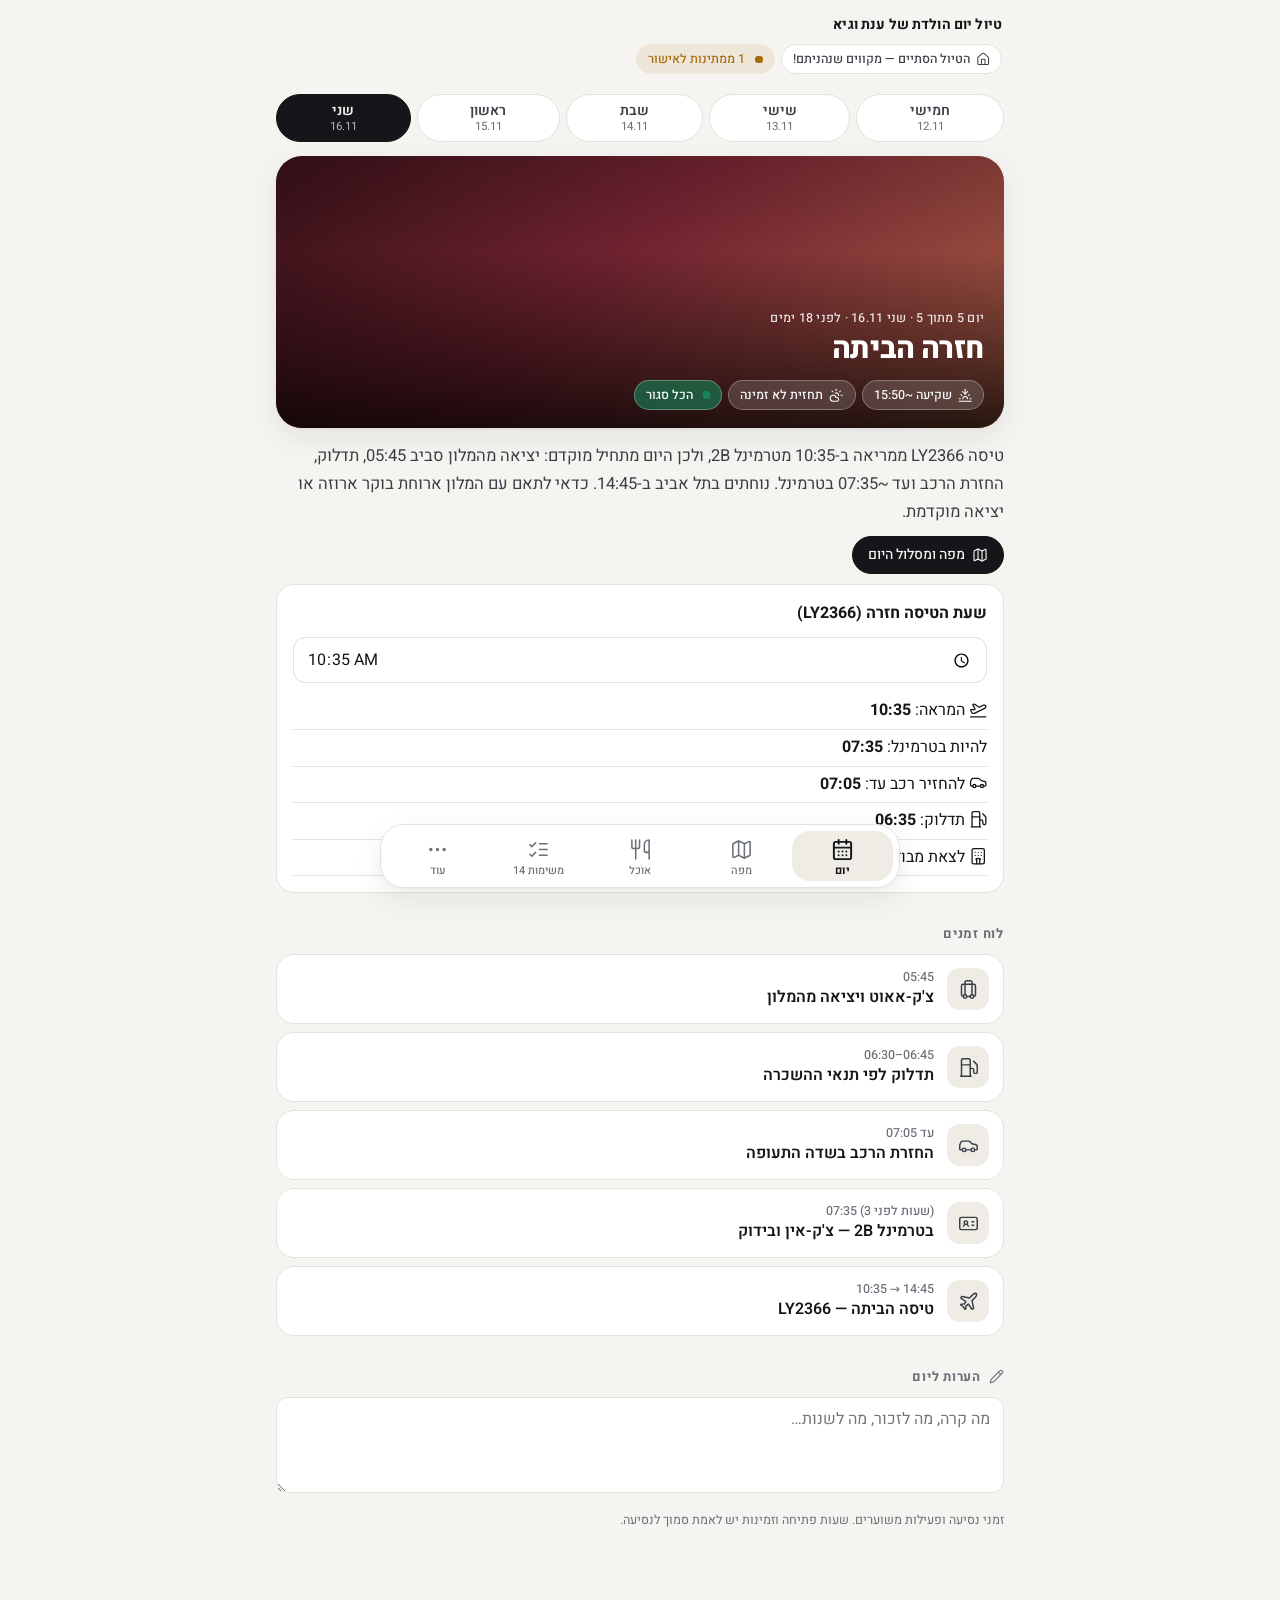
<file: index.html>
<!doctype html>
<html lang="he" dir="rtl">
<head>
<meta charset="utf-8">
<meta name="viewport" content="width=device-width,initial-scale=1,viewport-fit=cover">
<title>טיול יום הולדת של ענת וגיא</title>
<meta name="description" content="12 עד 16 בנובמבר 2026 · אגר ובודפשט">
<meta property="og:type" content="website">
<meta property="og:title" content="טיול יום הולדת של ענת וגיא">
<meta property="og:description" content="12 עד 16 בנובמבר 2026 · אגר ובודפשט · לו״ז, הזמנות ומסעדות">
<meta property="og:url" content="https://edenguy.github.io/hungary-trip-2026/">
<meta property="og:image" content="https://edenguy.github.io/hungary-trip-2026/og-image.png">
<meta property="og:image:width" content="1200">
<meta property="og:image:height" content="1200">
<meta name="twitter:card" content="summary_large_image">
<meta name="twitter:image" content="https://edenguy.github.io/hungary-trip-2026/og-image.png">
<link rel="apple-touch-icon" href="apple-touch-icon.png">
<meta name="theme-color" content="#14161a">
<link rel="manifest" href="manifest.webmanifest">
<link rel="icon" type="image/svg+xml" href="icon.svg">
<link rel="icon" type="image/png" sizes="32x32" href="favicon-32.png">
<link rel="preconnect" href="https://fonts.googleapis.com">
<link rel="preconnect" href="https://fonts.gstatic.com" crossorigin>
<link href="https://fonts.googleapis.com/css2?family=Heebo:wght@400;500;600;700;800&display=swap" rel="stylesheet">
<link rel="stylesheet" href="vendor/leaflet.css">
<link rel="stylesheet" href="style.css?v=20261114203219">
</head>
<body>
<svg width="0" height="0" style="position:absolute" aria-hidden="true"><defs><symbol id="i-plane" viewBox="0 0 24 24"><path d="M17.8 19.2 16 11l3.5-3.5C21 6 21.5 4 21 3c-1-.5-3 0-4.5 1.5L13 8 4.8 6.2c-.5-.1-.9.1-1.1.5l-.3.5c-.2.5-.1 1 .3 1.3L9 12l-2 3H4l-1 1 3 2 2 3 1-1v-3l3-2 3.5 5.3c.3.4.8.5 1.3.3l.5-.2c.4-.3.6-.7.5-1.2z" /></symbol><symbol id="i-car" viewBox="0 0 24 24"><path d="M19 17h2c.6 0 1-.4 1-1v-3c0-.9-.7-1.7-1.5-1.9C18.7 10.6 16 10 16 10s-1.3-1.4-2.2-2.3c-.5-.4-1.1-.7-1.8-.7H5c-.6 0-1.1.4-1.4.9l-1.4 2.9A3.7 3.7 0 0 0 2 12v4c0 .6.4 1 1 1h2" />
  <circle cx="7" cy="17" r="2" />
  <path d="M9 17h6" />
  <circle cx="17" cy="17" r="2" /></symbol><symbol id="i-map-pin" viewBox="0 0 24 24"><path d="M20 10c0 4.993-5.539 10.193-7.399 11.799a1 1 0 0 1-1.202 0C9.539 20.193 4 14.993 4 10a8 8 0 0 1 16 0" />
  <circle cx="12" cy="10" r="3" /></symbol><symbol id="i-utensils" viewBox="0 0 24 24"><path d="M3 2v7c0 1.1.9 2 2 2h4a2 2 0 0 0 2-2V2" />
  <path d="M7 2v20" />
  <path d="M21 15V2a5 5 0 0 0-5 5v6c0 1.1.9 2 2 2h3Zm0 0v7" /></symbol><symbol id="i-castle" viewBox="0 0 24 24"><path d="M22 20v-9H2v9a2 2 0 0 0 2 2h16a2 2 0 0 0 2-2Z" />
  <path d="M18 11V4H6v7" />
  <path d="M15 22v-4a3 3 0 0 0-3-3a3 3 0 0 0-3 3v4" />
  <path d="M22 11V9" />
  <path d="M2 11V9" />
  <path d="M6 4V2" />
  <path d="M18 4V2" />
  <path d="M10 4V2" />
  <path d="M14 4V2" /></symbol><symbol id="i-landmark" viewBox="0 0 24 24"><line x1="3" x2="21" y1="22" y2="22" />
  <line x1="6" x2="6" y1="18" y2="11" />
  <line x1="10" x2="10" y1="18" y2="11" />
  <line x1="14" x2="14" y1="18" y2="11" />
  <line x1="18" x2="18" y1="18" y2="11" />
  <polygon points="12 2 20 7 4 7" /></symbol><symbol id="i-hotel" viewBox="0 0 24 24"><path d="M10 22v-6.57" />
  <path d="M12 11h.01" />
  <path d="M12 7h.01" />
  <path d="M14 15.43V22" />
  <path d="M15 16a5 5 0 0 0-6 0" />
  <path d="M16 11h.01" />
  <path d="M16 7h.01" />
  <path d="M8 11h.01" />
  <path d="M8 7h.01" />
  <rect x="4" y="2" width="16" height="20" rx="2" /></symbol><symbol id="i-waves" viewBox="0 0 24 24"><path d="M2 6c.6.5 1.2 1 2.5 1C7 7 7 5 9.5 5c2.6 0 2.4 2 5 2 2.5 0 2.5-2 5-2 1.3 0 1.9.5 2.5 1" />
  <path d="M2 12c.6.5 1.2 1 2.5 1 2.5 0 2.5-2 5-2 2.6 0 2.4 2 5 2 2.5 0 2.5-2 5-2 1.3 0 1.9.5 2.5 1" />
  <path d="M2 18c.6.5 1.2 1 2.5 1 2.5 0 2.5-2 5-2 2.6 0 2.4 2 5 2 2.5 0 2.5-2 5-2 1.3 0 1.9.5 2.5 1" /></symbol><symbol id="i-mountain" viewBox="0 0 24 24"><path d="m8 3 4 8 5-5 5 15H2L8 3z" /></symbol><symbol id="i-trees" viewBox="0 0 24 24"><path d="M10 10v.2A3 3 0 0 1 8.9 16H5a3 3 0 0 1-1-5.8V10a3 3 0 0 1 6 0Z" />
  <path d="M7 16v6" />
  <path d="M13 19v3" />
  <path d="M12 19h8.3a1 1 0 0 0 .7-1.7L18 14h.3a1 1 0 0 0 .7-1.7L16 9h.2a1 1 0 0 0 .8-1.7L13 3l-1.4 1.5" /></symbol><symbol id="i-tree-pine" viewBox="0 0 24 24"><path d="m17 14 3 3.3a1 1 0 0 1-.7 1.7H4.7a1 1 0 0 1-.7-1.7L7 14h-.3a1 1 0 0 1-.7-1.7L9 9h-.2A1 1 0 0 1 8 7.3L12 3l4 4.3a1 1 0 0 1-.8 1.7H15l3 3.3a1 1 0 0 1-.7 1.7H17Z" />
  <path d="M12 22v-3" /></symbol><symbol id="i-church" viewBox="0 0 24 24"><path d="M10 9h4" />
  <path d="M12 7v5" />
  <path d="M14 22v-4a2 2 0 0 0-4 0v4" />
  <path d="M18 22V5.618a1 1 0 0 0-.553-.894l-4.553-2.277a2 2 0 0 0-1.788 0L6.553 4.724A1 1 0 0 0 6 5.618V22" />
  <path d="m18 7 3.447 1.724a1 1 0 0 1 .553.894V20a2 2 0 0 1-2 2H4a2 2 0 0 1-2-2V9.618a1 1 0 0 1 .553-.894L6 7" /></symbol><symbol id="i-sparkles" viewBox="0 0 24 24"><path d="M9.937 15.5A2 2 0 0 0 8.5 14.063l-6.135-1.582a.5.5 0 0 1 0-.962L8.5 9.936A2 2 0 0 0 9.937 8.5l1.582-6.135a.5.5 0 0 1 .963 0L14.063 8.5A2 2 0 0 0 15.5 9.937l6.135 1.581a.5.5 0 0 1 0 .964L15.5 14.063a2 2 0 0 0-1.437 1.437l-1.582 6.135a.5.5 0 0 1-.963 0z" />
  <path d="M20 3v4" />
  <path d="M22 5h-4" />
  <path d="M4 17v2" />
  <path d="M5 18H3" /></symbol><symbol id="i-moon" viewBox="0 0 24 24"><path d="M12 3a6 6 0 0 0 9 9 9 9 0 1 1-9-9Z" /></symbol><symbol id="i-sun" viewBox="0 0 24 24"><circle cx="12" cy="12" r="4" />
  <path d="M12 2v2" />
  <path d="M12 20v2" />
  <path d="m4.93 4.93 1.41 1.41" />
  <path d="m17.66 17.66 1.41 1.41" />
  <path d="M2 12h2" />
  <path d="M20 12h2" />
  <path d="m6.34 17.66-1.41 1.41" />
  <path d="m19.07 4.93-1.41 1.41" /></symbol><symbol id="i-cloud" viewBox="0 0 24 24"><path d="M17.5 19H9a7 7 0 1 1 6.71-9h1.79a4.5 4.5 0 1 1 0 9Z" /></symbol><symbol id="i-cloud-sun" viewBox="0 0 24 24"><path d="M12 2v2" />
  <path d="m4.93 4.93 1.41 1.41" />
  <path d="M20 12h2" />
  <path d="m19.07 4.93-1.41 1.41" />
  <path d="M15.947 12.65a4 4 0 0 0-5.925-4.128" />
  <path d="M13 22H7a5 5 0 1 1 4.9-6H13a3 3 0 0 1 0 6Z" /></symbol><symbol id="i-cloud-fog" viewBox="0 0 24 24"><path d="M4 14.899A7 7 0 1 1 15.71 8h1.79a4.5 4.5 0 0 1 2.5 8.242" />
  <path d="M16 17H7" />
  <path d="M17 21H9" /></symbol><symbol id="i-cloud-rain" viewBox="0 0 24 24"><path d="M4 14.899A7 7 0 1 1 15.71 8h1.79a4.5 4.5 0 0 1 2.5 8.242" />
  <path d="M16 14v6" />
  <path d="M8 14v6" />
  <path d="M12 16v6" /></symbol><symbol id="i-cloud-sun-rain" viewBox="0 0 24 24"><path d="M12 2v2" />
  <path d="m4.93 4.93 1.41 1.41" />
  <path d="M20 12h2" />
  <path d="m19.07 4.93-1.41 1.41" />
  <path d="M15.947 12.65a4 4 0 0 0-5.925-4.128" />
  <path d="M3 20a5 5 0 1 1 8.9-4H13a3 3 0 0 1 2 5.24" />
  <path d="M11 20v2" />
  <path d="M7 19v2" /></symbol><symbol id="i-snowflake" viewBox="0 0 24 24"><line x1="2" x2="22" y1="12" y2="12" />
  <line x1="12" x2="12" y1="2" y2="22" />
  <path d="m20 16-4-4 4-4" />
  <path d="m4 8 4 4-4 4" />
  <path d="m16 4-4 4-4-4" />
  <path d="m8 20 4-4 4 4" /></symbol><symbol id="i-calendar" viewBox="0 0 24 24"><path d="M8 2v4" />
  <path d="M16 2v4" />
  <rect width="18" height="18" x="3" y="4" rx="2" />
  <path d="M3 10h18" /></symbol><symbol id="i-calendar-days" viewBox="0 0 24 24"><path d="M8 2v4" />
  <path d="M16 2v4" />
  <rect width="18" height="18" x="3" y="4" rx="2" />
  <path d="M3 10h18" />
  <path d="M8 14h.01" />
  <path d="M12 14h.01" />
  <path d="M16 14h.01" />
  <path d="M8 18h.01" />
  <path d="M12 18h.01" />
  <path d="M16 18h.01" /></symbol><symbol id="i-map" viewBox="0 0 24 24"><path d="M14.106 5.553a2 2 0 0 0 1.788 0l3.659-1.83A1 1 0 0 1 21 4.619v12.764a1 1 0 0 1-.553.894l-4.553 2.277a2 2 0 0 1-1.788 0l-4.212-2.106a2 2 0 0 0-1.788 0l-3.659 1.83A1 1 0 0 1 3 19.381V6.618a1 1 0 0 1 .553-.894l4.553-2.277a2 2 0 0 1 1.788 0z" />
  <path d="M15 5.764v15" />
  <path d="M9 3.236v15" /></symbol><symbol id="i-list-checks" viewBox="0 0 24 24"><path d="m3 17 2 2 4-4" />
  <path d="m3 7 2 2 4-4" />
  <path d="M13 6h8" />
  <path d="M13 12h8" />
  <path d="M13 18h8" /></symbol><symbol id="i-ellipsis" viewBox="0 0 24 24"><circle cx="12" cy="12" r="1" />
  <circle cx="19" cy="12" r="1" />
  <circle cx="5" cy="12" r="1" /></symbol><symbol id="i-thumbs-up" viewBox="0 0 24 24"><path d="M7 10v12" />
  <path d="M15 5.88 14 10h5.83a2 2 0 0 1 1.92 2.56l-2.33 8A2 2 0 0 1 17.5 22H4a2 2 0 0 1-2-2v-8a2 2 0 0 1 2-2h2.76a2 2 0 0 0 1.79-1.11L12 2a3.13 3.13 0 0 1 3 3.88Z" /></symbol><symbol id="i-ban" viewBox="0 0 24 24"><circle cx="12" cy="12" r="10" />
  <path d="m4.9 4.9 14.2 14.2" /></symbol><symbol id="i-phone" viewBox="0 0 24 24"><path d="M22 16.92v3a2 2 0 0 1-2.18 2 19.79 19.79 0 0 1-8.63-3.07 19.5 19.5 0 0 1-6-6 19.79 19.79 0 0 1-3.07-8.67A2 2 0 0 1 4.11 2h3a2 2 0 0 1 2 1.72 12.84 12.84 0 0 0 .7 2.81 2 2 0 0 1-.45 2.11L8.09 9.91a16 16 0 0 0 6 6l1.27-1.27a2 2 0 0 1 2.11-.45 12.84 12.84 0 0 0 2.81.7A2 2 0 0 1 22 16.92z" /></symbol><symbol id="i-mail" viewBox="0 0 24 24"><rect width="20" height="16" x="2" y="4" rx="2" />
  <path d="m22 7-8.97 5.7a1.94 1.94 0 0 1-2.06 0L2 7" /></symbol><symbol id="i-globe" viewBox="0 0 24 24"><circle cx="12" cy="12" r="10" />
  <path d="M12 2a14.5 14.5 0 0 0 0 20 14.5 14.5 0 0 0 0-20" />
  <path d="M2 12h20" /></symbol><symbol id="i-navigation" viewBox="0 0 24 24"><polygon points="3 11 22 2 13 21 11 13 3 11" /></symbol><symbol id="i-route" viewBox="0 0 24 24"><circle cx="6" cy="19" r="3" />
  <path d="M9 19h8.5a3.5 3.5 0 0 0 0-7h-11a3.5 3.5 0 0 1 0-7H15" />
  <circle cx="18" cy="5" r="3" /></symbol><symbol id="i-footprints" viewBox="0 0 24 24"><path d="M4 16v-2.38C4 11.5 2.97 10.5 3 8c.03-2.72 1.49-6 4.5-6C9.37 2 10 3.8 10 5.5c0 3.11-2 5.66-2 8.68V16a2 2 0 1 1-4 0Z" />
  <path d="M20 20v-2.38c0-2.12 1.03-3.12 1-5.62-.03-2.72-1.49-6-4.5-6C14.63 6 14 7.8 14 9.5c0 3.11 2 5.66 2 8.68V20a2 2 0 1 0 4 0Z" />
  <path d="M16 17h4" />
  <path d="M4 13h4" /></symbol><symbol id="i-clock" viewBox="0 0 24 24"><circle cx="12" cy="12" r="10" />
  <polyline points="12 6 12 12 16 14" /></symbol><symbol id="i-camera" viewBox="0 0 24 24"><path d="M14.5 4h-5L7 7H4a2 2 0 0 0-2 2v9a2 2 0 0 0 2 2h16a2 2 0 0 0 2-2V9a2 2 0 0 0-2-2h-3l-2.5-3z" />
  <circle cx="12" cy="13" r="3" /></symbol><symbol id="i-image" viewBox="0 0 24 24"><rect width="18" height="18" x="3" y="3" rx="2" ry="2" />
  <circle cx="9" cy="9" r="2" />
  <path d="m21 15-3.086-3.086a2 2 0 0 0-2.828 0L6 21" /></symbol><symbol id="i-share-2" viewBox="0 0 24 24"><circle cx="18" cy="5" r="3" />
  <circle cx="6" cy="12" r="3" />
  <circle cx="18" cy="19" r="3" />
  <line x1="8.59" x2="15.42" y1="13.51" y2="17.49" />
  <line x1="15.41" x2="8.59" y1="6.51" y2="10.49" /></symbol><symbol id="i-download" viewBox="0 0 24 24"><path d="M21 15v4a2 2 0 0 1-2 2H5a2 2 0 0 1-2-2v-4" />
  <polyline points="7 10 12 15 17 10" />
  <line x1="12" x2="12" y1="15" y2="3" /></symbol><symbol id="i-refresh-cw" viewBox="0 0 24 24"><path d="M3 12a9 9 0 0 1 9-9 9.75 9.75 0 0 1 6.74 2.74L21 8" />
  <path d="M21 3v5h-5" />
  <path d="M21 12a9 9 0 0 1-9 9 9.75 9.75 0 0 1-6.74-2.74L3 16" />
  <path d="M8 16H3v5" /></symbol><symbol id="i-x" viewBox="0 0 24 24"><path d="M18 6 6 18" />
  <path d="m6 6 12 12" /></symbol><symbol id="i-chevron-down" viewBox="0 0 24 24"><path d="m6 9 6 6 6-6" /></symbol><symbol id="i-sunset" viewBox="0 0 24 24"><path d="M12 10V2" />
  <path d="m4.93 10.93 1.41 1.41" />
  <path d="M2 18h2" />
  <path d="M20 18h2" />
  <path d="m19.07 10.93-1.41 1.41" />
  <path d="M22 22H2" />
  <path d="m16 6-4 4-4-4" />
  <path d="M16 18a4 4 0 0 0-8 0" /></symbol><symbol id="i-thermometer" viewBox="0 0 24 24"><path d="M14 4v10.54a4 4 0 1 1-4 0V4a2 2 0 0 1 4 0Z" /></symbol><symbol id="i-coffee" viewBox="0 0 24 24"><path d="M10 2v2" />
  <path d="M14 2v2" />
  <path d="M16 8a1 1 0 0 1 1 1v8a4 4 0 0 1-4 4H7a4 4 0 0 1-4-4V9a1 1 0 0 1 1-1h14a4 4 0 1 1 0 8h-1" />
  <path d="M6 2v2" /></symbol><symbol id="i-wine" viewBox="0 0 24 24"><path d="M8 22h8" />
  <path d="M7 10h10" />
  <path d="M12 15v7" />
  <path d="M12 15a5 5 0 0 0 5-5c0-2-.5-4-2-8H9c-1.5 4-2 6-2 8a5 5 0 0 0 5 5Z" /></symbol><symbol id="i-beef" viewBox="0 0 24 24"><circle cx="12.5" cy="8.5" r="2.5" />
  <path d="M12.5 2a6.5 6.5 0 0 0-6.22 4.6c-1.1 3.13-.78 3.9-3.18 6.08A3 3 0 0 0 5 18c4 0 8.4-1.8 11.4-4.3A6.5 6.5 0 0 0 12.5 2Z" />
  <path d="m18.5 6 2.19 4.5a6.48 6.48 0 0 1 .31 2 6.49 6.49 0 0 1-2.6 5.2C15.4 20.2 11 22 7 22a3 3 0 0 1-2.68-1.66L2.4 16.5" /></symbol><symbol id="i-flame" viewBox="0 0 24 24"><path d="M8.5 14.5A2.5 2.5 0 0 0 11 12c0-1.38-.5-2-1-3-1.072-2.143-.224-4.054 2-6 .5 2.5 2 4.9 4 6.5 2 1.6 3 3.5 3 5.5a7 7 0 1 1-14 0c0-1.153.433-2.294 1-3a2.5 2.5 0 0 0 2.5 2.5z" /></symbol><symbol id="i-fuel" viewBox="0 0 24 24"><line x1="3" x2="15" y1="22" y2="22" />
  <line x1="4" x2="14" y1="9" y2="9" />
  <path d="M14 22V4a2 2 0 0 0-2-2H6a2 2 0 0 0-2 2v18" />
  <path d="M14 13h2a2 2 0 0 1 2 2v2a2 2 0 0 0 2 2a2 2 0 0 0 2-2V9.83a2 2 0 0 0-.59-1.42L18 5" /></symbol><symbol id="i-key" viewBox="0 0 24 24"><path d="m15.5 7.5 2.3 2.3a1 1 0 0 0 1.4 0l2.1-2.1a1 1 0 0 0 0-1.4L19 4" />
  <path d="m21 2-9.6 9.6" />
  <circle cx="7.5" cy="15.5" r="5.5" /></symbol><symbol id="i-plus" viewBox="0 0 24 24"><path d="M5 12h14" />
  <path d="M12 5v14" /></symbol><symbol id="i-search" viewBox="0 0 24 24"><circle cx="11" cy="11" r="8" />
  <path d="m21 21-4.3-4.3" /></symbol><symbol id="i-info" viewBox="0 0 24 24"><circle cx="12" cy="12" r="10" />
  <path d="M12 16v-4" />
  <path d="M12 8h.01" /></symbol><symbol id="i-triangle-alert" viewBox="0 0 24 24"><path d="m21.73 18-8-14a2 2 0 0 0-3.48 0l-8 14A2 2 0 0 0 4 21h16a2 2 0 0 0 1.73-3" />
  <path d="M12 9v4" />
  <path d="M12 17h.01" /></symbol><symbol id="i-circle-check" viewBox="0 0 24 24"><circle cx="12" cy="12" r="10" />
  <path d="m9 12 2 2 4-4" /></symbol><symbol id="i-house" viewBox="0 0 24 24"><path d="M15 21v-8a1 1 0 0 0-1-1h-4a1 1 0 0 0-1 1v8" />
  <path d="M3 10a2 2 0 0 1 .709-1.528l7-5.999a2 2 0 0 1 2.582 0l7 5.999A2 2 0 0 1 21 10v9a2 2 0 0 1-2 2H5a2 2 0 0 1-2-2z" /></symbol><symbol id="i-bath" viewBox="0 0 24 24"><path d="M10 4 8 6" />
  <path d="M17 19v2" />
  <path d="M2 12h20" />
  <path d="M7 19v2" />
  <path d="M9 5 7.621 3.621A2.121 2.121 0 0 0 4 5v12a2 2 0 0 0 2 2h12a2 2 0 0 0 2-2v-5" /></symbol><symbol id="i-croissant" viewBox="0 0 24 24"><path d="m4.6 13.11 5.79-3.21c1.89-1.05 4.79 1.78 3.71 3.71l-3.22 5.81C8.8 23.16.79 15.23 4.6 13.11Z" />
  <path d="m10.5 9.5-1-2.29C9.2 6.48 8.8 6 8 6H4.5C2.79 6 2 6.5 2 8.5a7.71 7.71 0 0 0 2 4.83" />
  <path d="M8 6c0-1.55.24-4-2-4-2 0-2.5 2.17-2.5 4" />
  <path d="m14.5 13.5 2.29 1c.73.3 1.21.7 1.21 1.5v3.5c0 1.71-.5 2.5-2.5 2.5a7.71 7.71 0 0 1-4.83-2" />
  <path d="M18 16c1.55 0 4-.24 4 2 0 2-2.17 2.5-4 2.5" /></symbol><symbol id="i-luggage" viewBox="0 0 24 24"><path d="M6 20a2 2 0 0 1-2-2V8a2 2 0 0 1 2-2h12a2 2 0 0 1 2 2v10a2 2 0 0 1-2 2" />
  <path d="M8 18V4a2 2 0 0 1 2-2h4a2 2 0 0 1 2 2v14" />
  <path d="M10 20h4" />
  <circle cx="16" cy="20" r="2" />
  <circle cx="8" cy="20" r="2" /></symbol><symbol id="i-id-card" viewBox="0 0 24 24"><path d="M16 10h2" />
  <path d="M16 14h2" />
  <path d="M6.17 15a3 3 0 0 1 5.66 0" />
  <circle cx="9" cy="11" r="2" />
  <rect x="2" y="5" width="20" height="14" rx="2" /></symbol><symbol id="i-check" viewBox="0 0 24 24"><path d="M20 6 9 17l-5-5" /></symbol><symbol id="i-droplets" viewBox="0 0 24 24"><path d="M7 16.3c2.2 0 4-1.83 4-4.05 0-1.16-.57-2.26-1.71-3.19S7.29 6.75 7 5.3c-.29 1.45-1.14 2.84-2.29 3.76S3 11.1 3 12.25c0 2.22 1.8 4.05 4 4.05z" />
  <path d="M12.56 6.6A10.97 10.97 0 0 0 14 3.02c.5 2.5 2 4.9 4 6.5s3 3.5 3 5.5a6.98 6.98 0 0 1-11.91 4.97" /></symbol><symbol id="i-backpack" viewBox="0 0 24 24"><path d="M4 10a4 4 0 0 1 4-4h8a4 4 0 0 1 4 4v10a2 2 0 0 1-2 2H6a2 2 0 0 1-2-2z" />
  <path d="M8 10h8" />
  <path d="M8 18h8" />
  <path d="M8 22v-6a2 2 0 0 1 2-2h4a2 2 0 0 1 2 2v6" />
  <path d="M9 6V4a2 2 0 0 1 2-2h2a2 2 0 0 1 2 2v2" /></symbol><symbol id="i-pencil" viewBox="0 0 24 24"><path d="M21.174 6.812a1 1 0 0 0-3.986-3.987L3.842 16.174a2 2 0 0 0-.5.83l-1.321 4.352a.5.5 0 0 0 .623.622l4.353-1.32a2 2 0 0 0 .83-.497z" />
  <path d="m15 5 4 4" /></symbol><symbol id="i-clipboard-list" viewBox="0 0 24 24"><rect width="8" height="4" x="8" y="2" rx="1" ry="1" />
  <path d="M16 4h2a2 2 0 0 1 2 2v14a2 2 0 0 1-2 2H6a2 2 0 0 1-2-2V6a2 2 0 0 1 2-2h2" />
  <path d="M12 11h4" />
  <path d="M12 16h4" />
  <path d="M8 11h.01" />
  <path d="M8 16h.01" /></symbol><symbol id="i-banknote" viewBox="0 0 24 24"><rect width="20" height="12" x="2" y="6" rx="2" />
  <circle cx="12" cy="12" r="2" />
  <path d="M6 12h.01M18 12h.01" /></symbol><symbol id="i-languages" viewBox="0 0 24 24"><path d="m5 8 6 6" />
  <path d="m4 14 6-6 2-3" />
  <path d="M2 5h12" />
  <path d="M7 2h1" />
  <path d="m22 22-5-10-5 10" />
  <path d="M14 18h6" /></symbol><symbol id="i-scroll-text" viewBox="0 0 24 24"><path d="M15 12h-5" />
  <path d="M15 8h-5" />
  <path d="M19 17V5a2 2 0 0 0-2-2H4" />
  <path d="M8 21h12a2 2 0 0 0 2-2v-1a1 1 0 0 0-1-1H11a1 1 0 0 0-1 1v1a2 2 0 1 1-4 0V5a2 2 0 1 0-4 0v2a1 1 0 0 0 1 1h3" /></symbol><symbol id="i-zap" viewBox="0 0 24 24"><path d="M4 14a1 1 0 0 1-.78-1.63l9.9-10.2a.5.5 0 0 1 .86.46l-1.92 6.02A1 1 0 0 0 13 10h7a1 1 0 0 1 .78 1.63l-9.9 10.2a.5.5 0 0 1-.86-.46l1.92-6.02A1 1 0 0 0 11 14z" /></symbol><symbol id="i-lightbulb" viewBox="0 0 24 24"><path d="M15 14c.2-1 .7-1.7 1.5-2.5 1-.9 1.5-2.2 1.5-3.5A6 6 0 0 0 6 8c0 1 .2 2.2 1.5 3.5.7.7 1.3 1.5 1.5 2.5" />
  <path d="M9 18h6" />
  <path d="M10 22h4" /></symbol><symbol id="i-hourglass" viewBox="0 0 24 24"><path d="M5 22h14" />
  <path d="M5 2h14" />
  <path d="M17 22v-4.172a2 2 0 0 0-.586-1.414L12 12l-4.414 4.414A2 2 0 0 0 7 17.828V22" />
  <path d="M7 2v4.172a2 2 0 0 0 .586 1.414L12 12l4.414-4.414A2 2 0 0 0 17 6.172V2" /></symbol><symbol id="i-party-popper" viewBox="0 0 24 24"><path d="M5.8 11.3 2 22l10.7-3.79" />
  <path d="M4 3h.01" />
  <path d="M22 8h.01" />
  <path d="M15 2h.01" />
  <path d="M22 20h.01" />
  <path d="m22 2-2.24.75a2.9 2.9 0 0 0-1.96 3.12c.1.86-.57 1.63-1.45 1.63h-.38c-.86 0-1.6.6-1.76 1.44L14 10" />
  <path d="m22 13-.82-.33c-.86-.34-1.82.2-1.98 1.11c-.11.7-.72 1.22-1.43 1.22H17" />
  <path d="m11 2 .33.82c.34.86-.2 1.82-1.11 1.98C9.52 4.9 9 5.52 9 6.23V7" />
  <path d="M11 13c1.93 1.93 2.83 4.17 2 5-.83.83-3.07-.07-5-2-1.93-1.93-2.83-4.17-2-5 .83-.83 3.07.07 5 2Z" /></symbol><symbol id="i-grape" viewBox="0 0 24 24"><path d="M22 5V2l-5.89 5.89" />
  <circle cx="16.6" cy="15.89" r="3" />
  <circle cx="8.11" cy="7.4" r="3" />
  <circle cx="12.35" cy="11.65" r="3" />
  <circle cx="13.91" cy="5.85" r="3" />
  <circle cx="18.15" cy="10.09" r="3" />
  <circle cx="6.56" cy="13.2" r="3" />
  <circle cx="10.8" cy="17.44" r="3" />
  <circle cx="5" cy="19" r="3" /></symbol><symbol id="i-save" viewBox="0 0 24 24"><path d="M15.2 3a2 2 0 0 1 1.4.6l3.8 3.8a2 2 0 0 1 .6 1.4V19a2 2 0 0 1-2 2H5a2 2 0 0 1-2-2V5a2 2 0 0 1 2-2z" />
  <path d="M17 21v-7a1 1 0 0 0-1-1H8a1 1 0 0 0-1 1v7" />
  <path d="M7 3v4a1 1 0 0 0 1 1h7" /></symbol><symbol id="i-pin" viewBox="0 0 24 24"><path d="M12 17v5" />
  <path d="M9 10.76a2 2 0 0 1-1.11 1.79l-1.78.9A2 2 0 0 0 5 15.24V16a1 1 0 0 0 1 1h12a1 1 0 0 0 1-1v-.76a2 2 0 0 0-1.11-1.79l-1.78-.9A2 2 0 0 1 15 10.76V7a1 1 0 0 1 1-1 2 2 0 0 0 0-4H8a2 2 0 0 0 0 4 1 1 0 0 1 1 1z" /></symbol><symbol id="i-external-link" viewBox="0 0 24 24"><path d="M15 3h6v6" />
  <path d="M10 14 21 3" />
  <path d="M18 13v6a2 2 0 0 1-2 2H5a2 2 0 0 1-2-2V8a2 2 0 0 1 2-2h6" /></symbol><symbol id="i-locate-fixed" viewBox="0 0 24 24"><line x1="2" x2="5" y1="12" y2="12" />
  <line x1="19" x2="22" y1="12" y2="12" />
  <line x1="12" x2="12" y1="2" y2="5" />
  <line x1="12" x2="12" y1="19" y2="22" />
  <circle cx="12" cy="12" r="7" />
  <circle cx="12" cy="12" r="3" /></symbol><symbol id="i-circle" viewBox="0 0 24 24"><circle cx="12" cy="12" r="10" /></symbol><symbol id="i-bed-double" viewBox="0 0 24 24"><path d="M2 20v-8a2 2 0 0 1 2-2h16a2 2 0 0 1 2 2v8" />
  <path d="M4 10V6a2 2 0 0 1 2-2h12a2 2 0 0 1 2 2v4" />
  <path d="M12 4v6" />
  <path d="M2 18h20" /></symbol><symbol id="i-plane-landing" viewBox="0 0 24 24"><path d="M2 22h20" />
  <path d="M3.77 10.77 2 9l2-4.5 1.1.55c.55.28.9.84.9 1.45s.35 1.17.9 1.45L8 8.5l3-6 1.05.53a2 2 0 0 1 1.09 1.52l.72 5.4a2 2 0 0 0 1.09 1.52l4.4 2.2c.42.22.78.55 1.01.96l.6 1.03c.49.88-.06 1.98-1.06 2.1l-1.18.15c-.47.06-.95-.02-1.37-.24L4.29 11.15a2 2 0 0 1-.52-.38Z" /></symbol><symbol id="i-plane-takeoff" viewBox="0 0 24 24"><path d="M2 22h20" />
  <path d="M6.36 17.4 4 17l-2-4 1.1-.55a2 2 0 0 1 1.8 0l.17.1a2 2 0 0 0 1.8 0L8 12 5 6l.9-.45a2 2 0 0 1 2.09.2l4.02 3a2 2 0 0 0 2.1.2l4.19-2.06a2.41 2.41 0 0 1 1.73-.17L21 7a1.4 1.4 0 0 1 .87 1.99l-.38.76c-.23.46-.6.84-1.07 1.08L7.58 17.2a2 2 0 0 1-1.22.18Z" /></symbol><symbol id="i-car-front" viewBox="0 0 24 24"><path d="m21 8-2 2-1.5-3.7A2 2 0 0 0 15.646 5H8.4a2 2 0 0 0-1.903 1.257L5 10 3 8" />
  <path d="M7 14h.01" />
  <path d="M17 14h.01" />
  <rect width="18" height="8" x="3" y="10" rx="2" />
  <path d="M5 18v2" />
  <path d="M19 18v2" /></symbol><symbol id="i-ticket" viewBox="0 0 24 24"><path d="M2 9a3 3 0 0 1 0 6v2a2 2 0 0 0 2 2h16a2 2 0 0 0 2-2v-2a3 3 0 0 1 0-6V7a2 2 0 0 0-2-2H4a2 2 0 0 0-2 2Z" />
  <path d="M13 5v2" />
  <path d="M13 17v2" />
  <path d="M13 11v2" /></symbol></defs></svg>
<header id="top"></header>
<main id="app"></main>
<nav id="nav"></nav>
<div id="toast"></div>
<script src="vendor/leaflet.js"></script>
<script src="data.js?v=20261114203219"></script>
<script src="mapdata.js?v=20261114203219"></script>
<script src="app.js?v=20261114203219"></script>
</body>
</html>
</file>
<file: vendor/leaflet.css>
/* required styles */

.leaflet-pane,
.leaflet-tile,
.leaflet-marker-icon,
.leaflet-marker-shadow,
.leaflet-tile-container,
.leaflet-pane > svg,
.leaflet-pane > canvas,
.leaflet-zoom-box,
.leaflet-image-layer,
.leaflet-layer {
	position: absolute;
	left: 0;
	top: 0;
	}
.leaflet-container {
	overflow: hidden;
	}
.leaflet-tile,
.leaflet-marker-icon,
.leaflet-marker-shadow {
	-webkit-user-select: none;
	   -moz-user-select: none;
	        user-select: none;
	  -webkit-user-drag: none;
	}
/* Prevents IE11 from highlighting tiles in blue */
.leaflet-tile::selection {
	background: transparent;
}
/* Safari renders non-retina tile on retina better with this, but Chrome is worse */
.leaflet-safari .leaflet-tile {
	image-rendering: -webkit-optimize-contrast;
	}
/* hack that prevents hw layers "stretching" when loading new tiles */
.leaflet-safari .leaflet-tile-container {
	width: 1600px;
	height: 1600px;
	-webkit-transform-origin: 0 0;
	}
.leaflet-marker-icon,
.leaflet-marker-shadow {
	display: block;
	}
/* .leaflet-container svg: reset svg max-width decleration shipped in Joomla! (joomla.org) 3.x */
/* .leaflet-container img: map is broken in FF if you have max-width: 100% on tiles */
.leaflet-container .leaflet-overlay-pane svg {
	max-width: none !important;
	max-height: none !important;
	}
.leaflet-container .leaflet-marker-pane img,
.leaflet-container .leaflet-shadow-pane img,
.leaflet-container .leaflet-tile-pane img,
.leaflet-container img.leaflet-image-layer,
.leaflet-container .leaflet-tile {
	max-width: none !important;
	max-height: none !important;
	width: auto;
	padding: 0;
	}

.leaflet-container img.leaflet-tile {
	/* See: https://bugs.chromium.org/p/chromium/issues/detail?id=600120 */
	mix-blend-mode: plus-lighter;
}

.leaflet-container.leaflet-touch-zoom {
	-ms-touch-action: pan-x pan-y;
	touch-action: pan-x pan-y;
	}
.leaflet-container.leaflet-touch-drag {
	-ms-touch-action: pinch-zoom;
	/* Fallback for FF which doesn't support pinch-zoom */
	touch-action: none;
	touch-action: pinch-zoom;
}
.leaflet-container.leaflet-touch-drag.leaflet-touch-zoom {
	-ms-touch-action: none;
	touch-action: none;
}
.leaflet-container {
	-webkit-tap-highlight-color: transparent;
}
.leaflet-container a {
	-webkit-tap-highlight-color: rgba(51, 181, 229, 0.4);
}
.leaflet-tile {
	filter: inherit;
	visibility: hidden;
	}
.leaflet-tile-loaded {
	visibility: inherit;
	}
.leaflet-zoom-box {
	width: 0;
	height: 0;
	-moz-box-sizing: border-box;
	     box-sizing: border-box;
	z-index: 800;
	}
/* workaround for https://bugzilla.mozilla.org/show_bug.cgi?id=888319 */
.leaflet-overlay-pane svg {
	-moz-user-select: none;
	}

.leaflet-pane         { z-index: 400; }

.leaflet-tile-pane    { z-index: 200; }
.leaflet-overlay-pane { z-index: 400; }
.leaflet-shadow-pane  { z-index: 500; }
.leaflet-marker-pane  { z-index: 600; }
.leaflet-tooltip-pane   { z-index: 650; }
.leaflet-popup-pane   { z-index: 700; }

.leaflet-map-pane canvas { z-index: 100; }
.leaflet-map-pane svg    { z-index: 200; }

.leaflet-vml-shape {
	width: 1px;
	height: 1px;
	}
.lvml {
	behavior: url(#default#VML);
	display: inline-block;
	position: absolute;
	}


/* control positioning */

.leaflet-control {
	position: relative;
	z-index: 800;
	pointer-events: visiblePainted; /* IE 9-10 doesn't have auto */
	pointer-events: auto;
	}
.leaflet-top,
.leaflet-bottom {
	position: absolute;
	z-index: 1000;
	pointer-events: none;
	}
.leaflet-top {
	top: 0;
	}
.leaflet-right {
	right: 0;
	}
.leaflet-bottom {
	bottom: 0;
	}
.leaflet-left {
	left: 0;
	}
.leaflet-control {
	float: left;
	clear: both;
	}
.leaflet-right .leaflet-control {
	float: right;
	}
.leaflet-top .leaflet-control {
	margin-top: 10px;
	}
.leaflet-bottom .leaflet-control {
	margin-bottom: 10px;
	}
.leaflet-left .leaflet-control {
	margin-left: 10px;
	}
.leaflet-right .leaflet-control {
	margin-right: 10px;
	}


/* zoom and fade animations */

.leaflet-fade-anim .leaflet-popup {
	opacity: 0;
	-webkit-transition: opacity 0.2s linear;
	   -moz-transition: opacity 0.2s linear;
	        transition: opacity 0.2s linear;
	}
.leaflet-fade-anim .leaflet-map-pane .leaflet-popup {
	opacity: 1;
	}
.leaflet-zoom-animated {
	-webkit-transform-origin: 0 0;
	    -ms-transform-origin: 0 0;
	        transform-origin: 0 0;
	}
svg.leaflet-zoom-animated {
	will-change: transform;
}

.leaflet-zoom-anim .leaflet-zoom-animated {
	-webkit-transition: -webkit-transform 0.25s cubic-bezier(0,0,0.25,1);
	   -moz-transition:    -moz-transform 0.25s cubic-bezier(0,0,0.25,1);
	        transition:         transform 0.25s cubic-bezier(0,0,0.25,1);
	}
.leaflet-zoom-anim .leaflet-tile,
.leaflet-pan-anim .leaflet-tile {
	-webkit-transition: none;
	   -moz-transition: none;
	        transition: none;
	}

.leaflet-zoom-anim .leaflet-zoom-hide {
	visibility: hidden;
	}


/* cursors */

.leaflet-interactive {
	cursor: pointer;
	}
.leaflet-grab {
	cursor: -webkit-grab;
	cursor:    -moz-grab;
	cursor:         grab;
	}
.leaflet-crosshair,
.leaflet-crosshair .leaflet-interactive {
	cursor: crosshair;
	}
.leaflet-popup-pane,
.leaflet-control {
	cursor: auto;
	}
.leaflet-dragging .leaflet-grab,
.leaflet-dragging .leaflet-grab .leaflet-interactive,
.leaflet-dragging .leaflet-marker-draggable {
	cursor: move;
	cursor: -webkit-grabbing;
	cursor:    -moz-grabbing;
	cursor:         grabbing;
	}

/* marker & overlays interactivity */
.leaflet-marker-icon,
.leaflet-marker-shadow,
.leaflet-image-layer,
.leaflet-pane > svg path,
.leaflet-tile-container {
	pointer-events: none;
	}

.leaflet-marker-icon.leaflet-interactive,
.leaflet-image-layer.leaflet-interactive,
.leaflet-pane > svg path.leaflet-interactive,
svg.leaflet-image-layer.leaflet-interactive path {
	pointer-events: visiblePainted; /* IE 9-10 doesn't have auto */
	pointer-events: auto;
	}

/* visual tweaks */

.leaflet-container {
	background: #ddd;
	outline-offset: 1px;
	}
.leaflet-container a {
	color: #0078A8;
	}
.leaflet-zoom-box {
	border: 2px dotted #38f;
	background: rgba(255,255,255,0.5);
	}


/* general typography */
.leaflet-container {
	font-family: "Helvetica Neue", Arial, Helvetica, sans-serif;
	font-size: 12px;
	font-size: 0.75rem;
	line-height: 1.5;
	}


/* general toolbar styles */

.leaflet-bar {
	box-shadow: 0 1px 5px rgba(0,0,0,0.65);
	border-radius: 4px;
	}
.leaflet-bar a {
	background-color: #fff;
	border-bottom: 1px solid #ccc;
	width: 26px;
	height: 26px;
	line-height: 26px;
	display: block;
	text-align: center;
	text-decoration: none;
	color: black;
	}
.leaflet-bar a,
.leaflet-control-layers-toggle {
	background-position: 50% 50%;
	background-repeat: no-repeat;
	display: block;
	}
.leaflet-bar a:hover,
.leaflet-bar a:focus {
	background-color: #f4f4f4;
	}
.leaflet-bar a:first-child {
	border-top-left-radius: 4px;
	border-top-right-radius: 4px;
	}
.leaflet-bar a:last-child {
	border-bottom-left-radius: 4px;
	border-bottom-right-radius: 4px;
	border-bottom: none;
	}
.leaflet-bar a.leaflet-disabled {
	cursor: default;
	background-color: #f4f4f4;
	color: #bbb;
	}

.leaflet-touch .leaflet-bar a {
	width: 30px;
	height: 30px;
	line-height: 30px;
	}
.leaflet-touch .leaflet-bar a:first-child {
	border-top-left-radius: 2px;
	border-top-right-radius: 2px;
	}
.leaflet-touch .leaflet-bar a:last-child {
	border-bottom-left-radius: 2px;
	border-bottom-right-radius: 2px;
	}

/* zoom control */

.leaflet-control-zoom-in,
.leaflet-control-zoom-out {
	font: bold 18px 'Lucida Console', Monaco, monospace;
	text-indent: 1px;
	}

.leaflet-touch .leaflet-control-zoom-in, .leaflet-touch .leaflet-control-zoom-out  {
	font-size: 22px;
	}


/* layers control */

.leaflet-control-layers {
	box-shadow: 0 1px 5px rgba(0,0,0,0.4);
	background: #fff;
	border-radius: 5px;
	}
.leaflet-control-layers-toggle {
	background-image: url(images/layers.png);
	width: 36px;
	height: 36px;
	}
.leaflet-retina .leaflet-control-layers-toggle {
	background-image: url(images/layers-2x.png);
	background-size: 26px 26px;
	}
.leaflet-touch .leaflet-control-layers-toggle {
	width: 44px;
	height: 44px;
	}
.leaflet-control-layers .leaflet-control-layers-list,
.leaflet-control-layers-expanded .leaflet-control-layers-toggle {
	display: none;
	}
.leaflet-control-layers-expanded .leaflet-control-layers-list {
	display: block;
	position: relative;
	}
.leaflet-control-layers-expanded {
	padding: 6px 10px 6px 6px;
	color: #333;
	background: #fff;
	}
.leaflet-control-layers-scrollbar {
	overflow-y: scroll;
	overflow-x: hidden;
	padding-right: 5px;
	}
.leaflet-control-layers-selector {
	margin-top: 2px;
	position: relative;
	top: 1px;
	}
.leaflet-control-layers label {
	display: block;
	font-size: 13px;
	font-size: 1.08333em;
	}
.leaflet-control-layers-separator {
	height: 0;
	border-top: 1px solid #ddd;
	margin: 5px -10px 5px -6px;
	}

/* Default icon URLs */
.leaflet-default-icon-path { /* used only in path-guessing heuristic, see L.Icon.Default */
	background-image: url(images/marker-icon.png);
	}


/* attribution and scale controls */

.leaflet-container .leaflet-control-attribution {
	background: #fff;
	background: rgba(255, 255, 255, 0.8);
	margin: 0;
	}
.leaflet-control-attribution,
.leaflet-control-scale-line {
	padding: 0 5px;
	color: #333;
	line-height: 1.4;
	}
.leaflet-control-attribution a {
	text-decoration: none;
	}
.leaflet-control-attribution a:hover,
.leaflet-control-attribution a:focus {
	text-decoration: underline;
	}
.leaflet-attribution-flag {
	display: inline !important;
	vertical-align: baseline !important;
	width: 1em;
	height: 0.6669em;
	}
.leaflet-left .leaflet-control-scale {
	margin-left: 5px;
	}
.leaflet-bottom .leaflet-control-scale {
	margin-bottom: 5px;
	}
.leaflet-control-scale-line {
	border: 2px solid #777;
	border-top: none;
	line-height: 1.1;
	padding: 2px 5px 1px;
	white-space: nowrap;
	-moz-box-sizing: border-box;
	     box-sizing: border-box;
	background: rgba(255, 255, 255, 0.8);
	text-shadow: 1px 1px #fff;
	}
.leaflet-control-scale-line:not(:first-child) {
	border-top: 2px solid #777;
	border-bottom: none;
	margin-top: -2px;
	}
.leaflet-control-scale-line:not(:first-child):not(:last-child) {
	border-bottom: 2px solid #777;
	}

.leaflet-touch .leaflet-control-attribution,
.leaflet-touch .leaflet-control-layers,
.leaflet-touch .leaflet-bar {
	box-shadow: none;
	}
.leaflet-touch .leaflet-control-layers,
.leaflet-touch .leaflet-bar {
	border: 2px solid rgba(0,0,0,0.2);
	background-clip: padding-box;
	}


/* popup */

.leaflet-popup {
	position: absolute;
	text-align: center;
	margin-bottom: 20px;
	}
.leaflet-popup-content-wrapper {
	padding: 1px;
	text-align: left;
	border-radius: 12px;
	}
.leaflet-popup-content {
	margin: 13px 24px 13px 20px;
	line-height: 1.3;
	font-size: 13px;
	font-size: 1.08333em;
	min-height: 1px;
	}
.leaflet-popup-content p {
	margin: 17px 0;
	margin: 1.3em 0;
	}
.leaflet-popup-tip-container {
	width: 40px;
	height: 20px;
	position: absolute;
	left: 50%;
	margin-top: -1px;
	margin-left: -20px;
	overflow: hidden;
	pointer-events: none;
	}
.leaflet-popup-tip {
	width: 17px;
	height: 17px;
	padding: 1px;

	margin: -10px auto 0;
	pointer-events: auto;

	-webkit-transform: rotate(45deg);
	   -moz-transform: rotate(45deg);
	    -ms-transform: rotate(45deg);
	        transform: rotate(45deg);
	}
.leaflet-popup-content-wrapper,
.leaflet-popup-tip {
	background: white;
	color: #333;
	box-shadow: 0 3px 14px rgba(0,0,0,0.4);
	}
.leaflet-container a.leaflet-popup-close-button {
	position: absolute;
	top: 0;
	right: 0;
	border: none;
	text-align: center;
	width: 24px;
	height: 24px;
	font: 16px/24px Tahoma, Verdana, sans-serif;
	color: #757575;
	text-decoration: none;
	background: transparent;
	}
.leaflet-container a.leaflet-popup-close-button:hover,
.leaflet-container a.leaflet-popup-close-button:focus {
	color: #585858;
	}
.leaflet-popup-scrolled {
	overflow: auto;
	}

.leaflet-oldie .leaflet-popup-content-wrapper {
	-ms-zoom: 1;
	}
.leaflet-oldie .leaflet-popup-tip {
	width: 24px;
	margin: 0 auto;

	-ms-filter: "progid:DXImageTransform.Microsoft.Matrix(M11=0.70710678, M12=0.70710678, M21=-0.70710678, M22=0.70710678)";
	filter: progid:DXImageTransform.Microsoft.Matrix(M11=0.70710678, M12=0.70710678, M21=-0.70710678, M22=0.70710678);
	}

.leaflet-oldie .leaflet-control-zoom,
.leaflet-oldie .leaflet-control-layers,
.leaflet-oldie .leaflet-popup-content-wrapper,
.leaflet-oldie .leaflet-popup-tip {
	border: 1px solid #999;
	}


/* div icon */

.leaflet-div-icon {
	background: #fff;
	border: 1px solid #666;
	}


/* Tooltip */
/* Base styles for the element that has a tooltip */
.leaflet-tooltip {
	position: absolute;
	padding: 6px;
	background-color: #fff;
	border: 1px solid #fff;
	border-radius: 3px;
	color: #222;
	white-space: nowrap;
	-webkit-user-select: none;
	-moz-user-select: none;
	-ms-user-select: none;
	user-select: none;
	pointer-events: none;
	box-shadow: 0 1px 3px rgba(0,0,0,0.4);
	}
.leaflet-tooltip.leaflet-interactive {
	cursor: pointer;
	pointer-events: auto;
	}
.leaflet-tooltip-top:before,
.leaflet-tooltip-bottom:before,
.leaflet-tooltip-left:before,
.leaflet-tooltip-right:before {
	position: absolute;
	pointer-events: none;
	border: 6px solid transparent;
	background: transparent;
	content: "";
	}

/* Directions */

.leaflet-tooltip-bottom {
	margin-top: 6px;
}
.leaflet-tooltip-top {
	margin-top: -6px;
}
.leaflet-tooltip-bottom:before,
.leaflet-tooltip-top:before {
	left: 50%;
	margin-left: -6px;
	}
.leaflet-tooltip-top:before {
	bottom: 0;
	margin-bottom: -12px;
	border-top-color: #fff;
	}
.leaflet-tooltip-bottom:before {
	top: 0;
	margin-top: -12px;
	margin-left: -6px;
	border-bottom-color: #fff;
	}
.leaflet-tooltip-left {
	margin-left: -6px;
}
.leaflet-tooltip-right {
	margin-left: 6px;
}
.leaflet-tooltip-left:before,
.leaflet-tooltip-right:before {
	top: 50%;
	margin-top: -6px;
	}
.leaflet-tooltip-left:before {
	right: 0;
	margin-right: -12px;
	border-left-color: #fff;
	}
.leaflet-tooltip-right:before {
	left: 0;
	margin-left: -12px;
	border-right-color: #fff;
	}

/* Printing */

@media print {
	/* Prevent printers from removing background-images of controls. */
	.leaflet-control {
		-webkit-print-color-adjust: exact;
		print-color-adjust: exact;
		}
	}
</file>
<file: style.css>
/* Design system: calm, editorial, photo-led. One accent, hairline borders, line icons. */
:root{
  --bg:#f6f4f0;--surface:#fff;--ink:#14161a;--ink2:#3a3e45;--mut:#6a6f78;--line:#e6e2db;--soft:#efece6;
  --accent:#8c2f3d;--red:#c4313a;--green:#17835a;--amber:#a96b0b;
  --red-t:rgba(196,49,58,.08);--green-t:rgba(23,131,90,.09);--amber-t:rgba(169,107,11,.1);
  --shadow:0 1px 2px rgba(20,22,26,.05),0 10px 30px rgba(20,22,26,.08);--r:18px;
}
@media (prefers-color-scheme:dark){:root{
  --bg:#0e0f11;--surface:#17181b;--ink:#f3f3f4;--ink2:#cfd1d6;--mut:#8f939b;--line:#26282d;--soft:#1f2125;
  --accent:#e58a95;--red:#ff7078;--green:#3ecf94;--amber:#e3b04b;
  --red-t:rgba(255,112,120,.12);--green-t:rgba(62,207,148,.12);--amber-t:rgba(227,176,75,.13);
  --shadow:0 1px 2px rgba(0,0,0,.4),0 10px 30px rgba(0,0,0,.35);
}}
*{box-sizing:border-box;-webkit-tap-highlight-color:transparent}
html{-webkit-text-size-adjust:100%}
body{margin:0;background:var(--bg);color:var(--ink);font:400 16px/1.6 "Heebo",system-ui,-apple-system,"Segoe UI",Arial,sans-serif;padding-bottom:104px;-webkit-font-smoothing:antialiased}
.i{width:1.15em;height:1.15em;stroke:currentColor;fill:none;stroke-width:1.7;stroke-linecap:round;stroke-linejoin:round;flex:none;vertical-align:-.2em}
.sq{display:inline-block;width:.62em;height:.62em;border-radius:3px;margin-inline-end:.28em;vertical-align:.02em;flex:none}
.sq-r{background:var(--red)}.sq-g{background:var(--green)}.sq-n{border:1.5px solid var(--mut)}

/* top bar */
header#top{padding:calc(env(safe-area-inset-top) + 14px) 18px 4px;max-width:760px;margin:0 auto}
.brand{display:block;font-size:13px;font-weight:600;color:var(--mut);letter-spacing:.01em}
.sub{display:none}
.pills{display:flex;gap:6px;flex-wrap:wrap;margin-top:8px}
.pill{display:inline-flex;align-items:center;gap:6px;border:1px solid var(--line);background:var(--surface);color:var(--ink2);padding:4px 11px;border-radius:99px;font-size:12.5px;font-weight:500}
.pill.red{color:var(--red);background:var(--red-t);border-color:transparent}.pill.green{color:var(--green);background:var(--green-t);border-color:transparent}
main{padding:10px 16px 0;max-width:760px;margin:0 auto}
h2{font-size:22px;font-weight:700;margin:.5rem 0;letter-spacing:-.01em}
h3{font-size:13px;font-weight:700;margin:1.9rem 0 .6rem;color:var(--mut);letter-spacing:.06em;display:flex;align-items:center;gap:8px}
h4{font-size:15px;font-weight:700;margin:1.2rem 0 .4rem}
.muted{color:var(--mut)}.tiny{font-size:12.5px}.red{color:var(--red);font-weight:600}.green{color:var(--green);font-weight:600}
p{margin:.5rem 0}
a{color:inherit}

/* day selector */
.chips{display:flex;gap:6px;overflow-x:auto;padding:6px 2px 10px;margin:0 -2px;scrollbar-width:none}
.chips::-webkit-scrollbar{display:none}
.chip{flex:1 0 auto;min-width:64px;border:1px solid var(--line);background:var(--surface);color:var(--ink2);border-radius:99px;padding:7px 14px;display:flex;flex-direction:column;align-items:center;font:inherit;cursor:pointer;line-height:1.25;transition:background .15s,color .15s}
.chip b{font-weight:600;font-size:14px}.chip small{color:var(--mut);font-size:11.5px}
.chip.on{background:var(--ink);color:var(--bg);border-color:var(--ink)}.chip.on small{color:var(--bg);opacity:.7}

/* hero banner */
.hero{position:relative;border-radius:26px;overflow:hidden;min-height:272px;display:flex;align-items:flex-end;color:#fff;margin:4px 0 14px;background:linear-gradient(135deg,#3a1219 0%,#7a2634 45%,#b4634a 100%);background-size:cover;background-position:center;box-shadow:var(--shadow)}
.hero::before{content:"";position:absolute;inset:0;background:linear-gradient(180deg,rgba(0,0,0,.18) 0%,rgba(0,0,0,.08) 35%,rgba(0,0,0,.78) 100%)}
.hero-inner{position:relative;padding:22px 20px 18px;width:100%}
.eyebrow{font-size:12.5px;font-weight:500;opacity:.88;letter-spacing:.02em}
.hero-title{font-size:30px;font-weight:800;line-height:1.14;margin:.3rem 0 .85rem;letter-spacing:-.015em}
.hero-pills{display:flex;gap:6px;flex-wrap:wrap}
.gp{display:inline-flex;align-items:center;gap:6px;background:rgba(255,255,255,.16);backdrop-filter:blur(12px);-webkit-backdrop-filter:blur(12px);border:1px solid rgba(255,255,255,.28);padding:4px 11px;border-radius:99px;font-size:12.5px;font-weight:500;color:#fff}
.gp.need{background:rgba(196,49,58,.6);border-color:rgba(255,255,255,.3)}.gp.done{background:rgba(23,131,90,.62);border-color:rgba(255,255,255,.3)}
.lead{font-size:16.5px;color:var(--ink2);margin:.6rem 0 .4rem;line-height:1.7}
.warn{background:var(--amber-t);color:var(--ink);border-radius:14px;padding:10px 14px;font-size:14px;display:flex;gap:9px;align-items:flex-start}
.warn .i{color:var(--amber);margin-top:.2em}
.facts{display:none}

/* timeline */
.tl{margin:0;padding:0}
.item{background:var(--surface);border:1px solid var(--line);border-radius:var(--r);margin:8px 0;overflow:hidden;transition:box-shadow .2s,border-color .2s}
.item[open]{box-shadow:var(--shadow);border-color:transparent}
.item.next{border-color:var(--ink)}
.item.b-need{border-inline-start:3px solid var(--red)}.item.b-booked{border-inline-start:3px solid var(--green)}
.item.vetoed{opacity:.55}
summary{list-style:none;cursor:pointer;display:flex;align-items:center;gap:13px;padding:13px 14px}
summary::-webkit-details-marker{display:none}
.ic{width:42px;height:42px;border-radius:13px;background:var(--soft);color:var(--ink2);display:flex;align-items:center;justify-content:center;flex:none}
.ic .i{width:21px;height:21px}
.tt{flex:1;font-weight:600;font-size:16px;line-height:1.35;min-width:0}
.tt small{display:block;font-weight:500;color:var(--mut);font-size:12.5px;font-variant-numeric:tabular-nums;margin-bottom:1px}
.nowtag{color:var(--accent)}
.dot{font-size:.9rem}
.det{padding:0 16px 16px}.det p{color:var(--ink2);font-size:15.5px}
.vetoed b,.vetoed .tt{text-decoration:line-through}

/* buttons / pills */
.actions{display:flex;gap:7px;flex-wrap:wrap;margin:10px 0}
.btn{display:inline-flex;align-items:center;gap:7px;height:38px;padding:0 15px;border:1px solid var(--line);background:var(--surface);color:var(--ink);border-radius:99px;font:500 14px/1 "Heebo",system-ui,sans-serif;text-decoration:none;cursor:pointer;white-space:nowrap}
.btn:active{transform:scale(.98)}
.btn.pri{background:var(--ink);color:var(--bg);border-color:var(--ink)}
.btn.del{color:var(--red)}
.btn[disabled]{opacity:.5}
.st{display:inline-flex;align-items:center;gap:2px;border:1px solid;border-radius:99px;padding:5px 12px;font:600 13px/1.2 "Heebo",system-ui,sans-serif;cursor:pointer;white-space:nowrap;background:transparent}
.st-need{color:var(--red);border-color:color-mix(in srgb,var(--red) 35%,transparent);background:var(--red-t)}
.st-booked{color:var(--green);border-color:color-mix(in srgb,var(--green) 35%,transparent);background:var(--green-t)}
.st-na{color:var(--mut);border-color:var(--line)}

/* cards */
.card{background:var(--surface);border:1px solid var(--line);border-radius:var(--r);padding:16px;margin:10px 0}
.card.slim{padding:12px 14px}
.card.b-need{border-inline-start:3px solid var(--red)}.card.b-booked{border-inline-start:3px solid var(--green)}
.rest.picked{border-color:var(--green);box-shadow:0 0 0 1px var(--green)}.rest.dim{opacity:.55}
.vetoed{opacity:.55}
.rh{display:flex;justify-content:space-between;gap:10px;align-items:flex-start}
.rh b{font-size:17px;font-weight:700;line-height:1.3}
.rest p{margin:.5rem 0}
.rtime{background:var(--soft);border-radius:12px;padding:8px 12px;margin:10px 0;font-size:14px;display:flex;gap:8px;align-items:center;flex-wrap:wrap}
.hrs{border-radius:12px;padding:9px 12px;margin:8px 0;font-size:13.5px;background:var(--soft);display:flex;gap:8px;align-items:flex-start;color:var(--ink2)}
.hrs-ok{background:var(--green-t)}.hrs-warn{background:var(--amber-t)}.hrs-unk{background:var(--soft)}
.hrs .i{margin-top:.25em}
.bk{display:grid;grid-template-columns:1fr 1fr;gap:8px;margin-top:10px}
.cx{display:flex;flex-direction:column;gap:3px;font-size:13px;color:var(--mut)}.cx.chk{flex-direction:row;align-items:center;gap:8px;color:var(--ink2);font-size:14px}.cx.chk input{width:20px;height:20px}
.cxn{font-size:13.5px;margin-top:8px;font-weight:600}.bk.cxrow{align-items:end}

/* forms */
input,textarea,select{font:400 16px/1.4 "Heebo",system-ui,sans-serif;color:var(--ink);background:var(--surface);border:1px solid var(--line);border-radius:12px;padding:10px 13px;width:100%}
input:focus,textarea:focus,select:focus{outline:2px solid color-mix(in srgb,var(--accent) 45%,transparent);outline-offset:1px;border-color:transparent}
textarea{min-height:96px}
.row{display:flex;gap:8px;margin:10px 0}.row input{flex:1}
.task{display:flex;gap:12px;align-items:flex-start;padding:9px 0;border-bottom:1px solid var(--line);font-size:15.5px}
.task:last-child{border:0}.task input{width:22px;height:22px;flex:none;margin-top:2px}
.task.done span{text-decoration:line-through;color:var(--mut)}
.x{margin-inline-start:auto;border:0;background:none;color:var(--mut);font-size:1rem;cursor:pointer}
.exp{display:flex;gap:10px;padding:7px 0;align-items:center;border-bottom:1px solid var(--line)}.exp span{flex:1}
.info{padding-inline-start:1.2rem;margin:0}.info li{margin:.5rem 0;color:var(--ink2)}
.phrases div{display:grid;grid-template-columns:1.2fr 1.2fr 1fr;gap:8px;padding:8px 0;border-bottom:1px solid var(--line);font-size:14.5px}
.phrases div:last-child{border:0}.phrases small{color:var(--mut)}
.legend{display:flex;gap:14px;font-size:13px;color:var(--mut);flex-wrap:wrap}
.calc{list-style:none;padding:0;margin:10px 0 0}.calc li{padding:5px 0;border-bottom:1px solid var(--line)}
.add{margin:8px 0}.add summary{padding:8px 0;color:var(--accent);font-weight:600;font-size:14.5px;gap:8px}.add form{display:grid;gap:8px;padding-bottom:6px}

/* voting */
.vet{display:flex;gap:18px;flex-wrap:wrap;margin:10px 0 4px}
.who{display:inline-flex;align-items:center;gap:6px}.who small{color:var(--mut);font-size:13px;font-weight:500;margin-inline-end:2px}
.vt{width:36px;height:36px;border-radius:50%;border:1px solid var(--line);background:var(--surface);color:var(--mut);display:inline-flex;align-items:center;justify-content:center;cursor:pointer;font-size:1.05rem;padding:0}
.vt.up{color:var(--green);border-color:var(--green);background:var(--green-t)}.vt.no{color:var(--red);border-color:var(--red);background:var(--red-t)}

/* lore */
.lore{margin:8px 0}
.ls{margin:8px 0;padding:11px 13px;background:var(--soft);border-radius:14px;font-size:14.5px;color:var(--ink2)}
.ls b{display:flex;align-items:center;gap:7px;color:var(--ink);font-size:13px;font-weight:700;letter-spacing:.03em;margin-bottom:3px}
.ls p{margin:.2rem 0}.ll{margin:.25rem 0;padding-inline-start:1.1rem}.ll li{margin:.2rem 0}
.lore-d{margin:10px 0}.lore-d summary{padding:6px 0;color:var(--accent);font-weight:600;font-size:15px}

/* gallery */
.gal{display:flex;gap:8px;overflow-x:auto;margin:8px 0;padding-bottom:4px;scrollbar-width:none}
.gal img{height:132px;width:auto;border-radius:14px;display:block}

/* tab bar */
nav{position:fixed;bottom:calc(env(safe-area-inset-bottom) + 12px);inset-inline:14px;max-width:520px;margin:0 auto;display:flex;background:color-mix(in srgb,var(--surface) 86%,transparent);backdrop-filter:blur(18px) saturate(1.4);-webkit-backdrop-filter:blur(18px) saturate(1.4);border:1px solid var(--line);border-radius:24px;padding:6px;box-shadow:var(--shadow);z-index:5}
nav button{flex:1;border:0;background:none;color:var(--mut);padding:7px 0 5px;font:500 11px/1 "Heebo",system-ui,sans-serif;cursor:pointer;border-radius:18px;display:flex;flex-direction:column;align-items:center;gap:4px}
nav button .i{width:23px;height:23px;stroke-width:1.6}
nav button.on{color:var(--ink);background:var(--soft);font-weight:700}
nav button.on .i{stroke-width:2}
#toast{position:fixed;bottom:100px;left:50%;transform:translateX(-50%);background:var(--ink);color:var(--bg);padding:9px 18px;border-radius:99px;opacity:0;transition:.2s;pointer-events:none;font-size:14px;z-index:60}
#toast.on{opacity:1}

/* map */
#map{height:46vh;min-height:300px;border-radius:20px;border:1px solid var(--line);margin:8px 0;z-index:0}
.pin{width:30px;height:30px;border-radius:50%;background:var(--ink);color:var(--bg);font-weight:700;display:flex;align-items:center;justify-content:center;border:3px solid #fff;box-shadow:0 2px 8px rgba(0,0,0,.35);font-size:.85rem}
.pin.next{background:var(--accent);color:#fff;transform:scale(1.2)}.pin.done{background:var(--green);color:#fff}
.seg{display:flex;gap:4px;margin:8px 0;background:var(--soft);padding:4px;border-radius:99px}
.seg button{flex:1;border:0;background:none;color:var(--mut);border-radius:99px;padding:9px;font:600 14px/1 "Heebo",system-ui,sans-serif;cursor:pointer;display:flex;gap:7px;align-items:center;justify-content:center}
.seg button.on{background:var(--surface);color:var(--ink);box-shadow:0 1px 4px rgba(0,0,0,.12)}
.steps{padding-inline-start:1.3rem;margin:6px 0}.steps li{margin:4px 0}
.next-card{border:1.5px solid var(--ink)}
.pad{padding:12px}
[hidden]{display:none!important}
#viewer{position:fixed;inset:0;background:rgba(0,0,0,.86);z-index:50;display:flex;flex-direction:column;overflow:auto}
.vbar{display:flex;justify-content:space-between;align-items:center;gap:8px;padding:10px 12px;background:var(--surface);position:sticky;top:0}
.vbar span{display:flex;gap:6px}.vimg{padding:8px;text-align:center}.vimg img{max-width:100%;height:auto;border-radius:10px}

.rest .actions .btn,.item .actions .btn,.links .btn{height:34px;padding:0 12px;font-size:13px;gap:6px}
.brand{font-size:14px;color:var(--ink);font-weight:700}
.links{margin:8px 0 4px}

.sq-a{background:var(--amber)}
.st-sent{color:var(--amber);border-color:color-mix(in srgb,var(--amber) 38%,transparent);background:var(--amber-t)}
.pill.amber{color:var(--amber);background:var(--amber-t);border-color:transparent}
.gp.wait{background:rgba(169,107,11,.62);border-color:rgba(255,255,255,.3)}
.card.b-sent,.item.b-sent{border-inline-start:3px solid var(--amber)}

.meal{background:var(--surface);border:1px solid var(--line);border-radius:var(--r);padding:14px 16px;margin:8px 0}
.meal.none{border-style:dashed;color:var(--mut)}
.meal .rh b{font-size:17px}
.msub{display:block;font-weight:500;font-size:13px;color:var(--accent);margin-top:2px}

.st.sm{padding:2px 9px;font-size:11.5px;pointer-events:none;flex:none}
button.gp{font:inherit;font-size:12.5px;font-weight:500;cursor:pointer}

.sum{padding:10px 14px}
.srow{display:flex;gap:10px;align-items:center;padding:10px 0;border-bottom:1px solid var(--line)}
.srow:last-child{border:0}
.stime{width:52px;flex:none;font-variant-numeric:tabular-nums;font-weight:600;font-size:14px;color:var(--ink2)}
.sname{flex:1;min-width:0;line-height:1.35}.sname b{font-size:15px}
.sact{display:flex;gap:6px;align-items:center;flex:none;flex-wrap:wrap;justify-content:flex-end;max-width:46%}

.glow{display:inline-flex;align-items:center;gap:6px;background:#ffe14d;color:#3d3000;border-radius:99px;padding:3px 11px;font-weight:800;font-size:12.5px;margin-top:6px;box-shadow:0 0 8px 1px rgba(255,214,0,.6);animation:glowpulse 1.8s ease-in-out infinite}
.glow.sm{margin:0 4px;padding:1px 8px;font-size:11.5px}
@keyframes glowpulse{0%,100%{box-shadow:0 0 6px 1px rgba(255,214,0,.5)}50%{box-shadow:0 0 20px 6px rgba(255,214,0,.95)}}
@media (prefers-reduced-motion:reduce){.glow{animation:none}}

.wild .wrow{margin:8px 0}.wild .glow{margin-top:2px}
.nowhere{margin:6px 0;color:var(--ink2)}

.deep{margin:10px 0;background:var(--surface);border:1px solid var(--line);border-radius:14px;padding:4px 14px}
.deep summary{padding:10px 0;color:var(--accent);font-weight:700;font-size:15px}
.deep h5{font-size:15px;font-weight:700;margin:16px 0 6px;color:var(--ink)}
.deep p{font-size:15.5px;line-height:1.75;color:var(--ink2);margin:.6rem 0}

/* our photos */
.own h3{font-size:15px;margin:14px 2px 2px}.own .gal img{height:150px;cursor:pointer}
.vcap{color:#fff;font-size:15px;line-height:1.5;max-width:520px;margin:10px auto 0;padding:0 8px;text-align:right}
.vids{display:flex;gap:6px;flex-wrap:wrap;margin:6px 0}.vids .btn{height:34px;padding:0 12px;font-size:13px}
</file>
